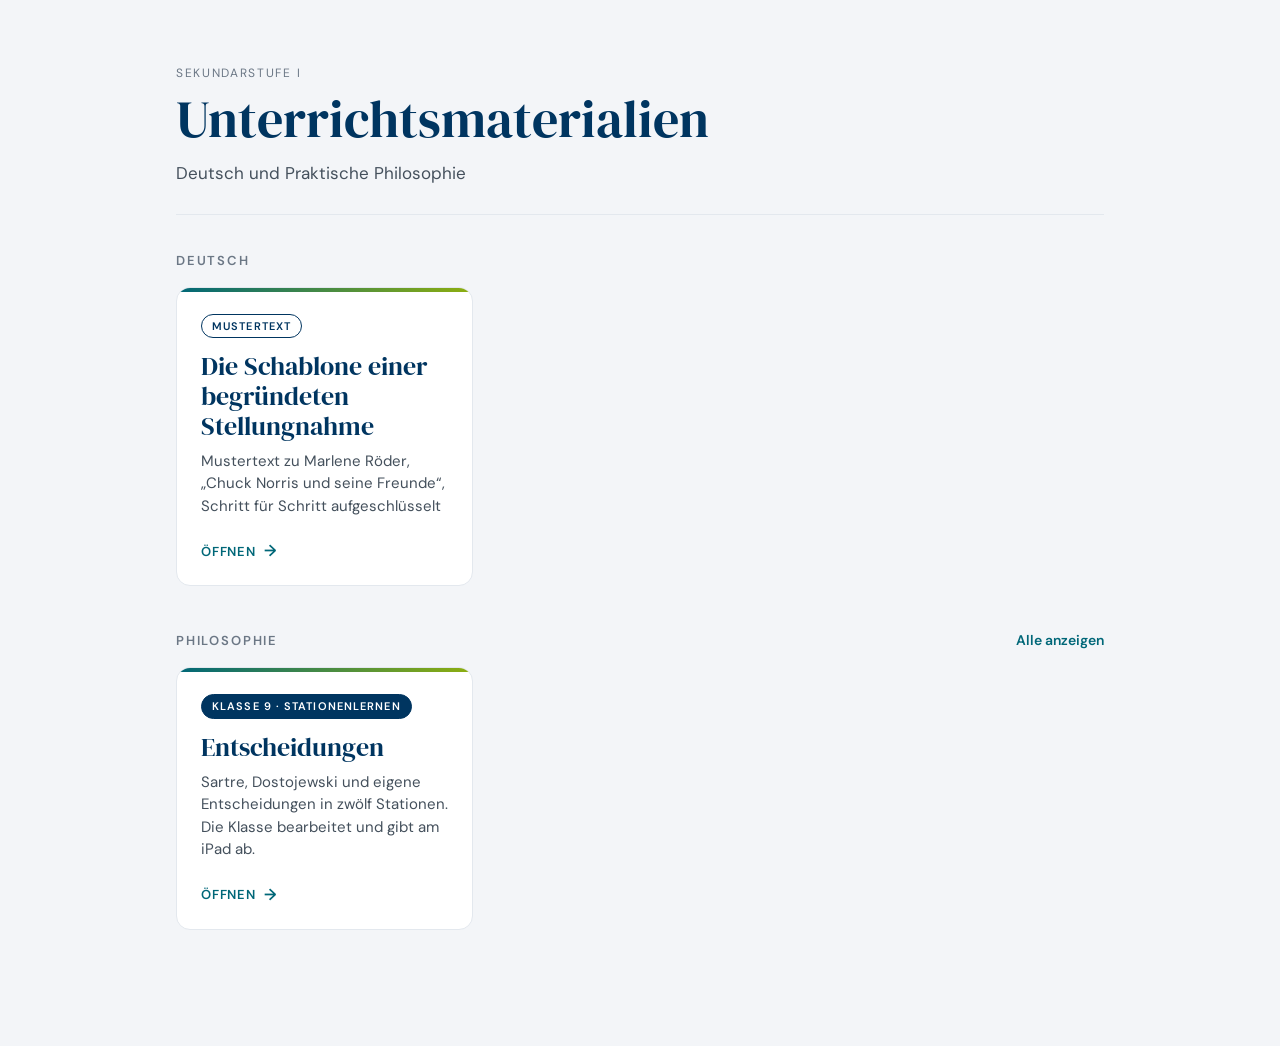
<file: index.html>
<!DOCTYPE html>
<html lang="de">
<head>
<meta charset="utf-8">
<meta name="viewport" content="width=device-width, initial-scale=1, viewport-fit=cover">
<title>Unterrichtsmaterialien</title>
<link rel="icon" href="data:image/svg+xml,%3Csvg xmlns='http://www.w3.org/2000/svg' viewBox='0 0 32 32'%3E%3Ccircle cx='16' cy='16' r='15' fill='%23003560'/%3E%3Cpath d='M9 22 L16 9 L23 22' stroke='%238dae10' stroke-width='3' fill='none' stroke-linecap='round' stroke-linejoin='round'/%3E%3C/svg%3E">
<link rel="stylesheet" href="assets/start.css">
</head>
<body>
<main class="seite">

  <header class="kopf">
    <p class="eyebrow">Sekundarstufe I</p>
    <h1 class="titel">Unterrichts&shy;materialien</h1>
    <p class="untertitel">Deutsch und Praktische Philosophie</p>
  </header>

  <section class="fach" aria-labelledby="fach-deutsch">
    <div class="fach-kopf"><h2 id="fach-deutsch">Deutsch</h2></div>
    <div class="raster">
      <a class="karte" href="deutsch/">
        <span class="marke">Mustertext</span>
        <h3>Die Schablone einer begründeten Stellungnahme</h3>
        <p>Mustertext zu Marlene Röder, „Chuck Norris und seine Freunde“, Schritt für Schritt aufgeschlüsselt</p>
        <span class="pfeil">Öffnen</span>
      </a>
    </div>
  </section>

  <section class="fach" aria-labelledby="fach-philosophie">
    <div class="fach-kopf"><h2 id="fach-philosophie">Philosophie</h2><a href="philosophie/">Alle anzeigen</a></div>
    <div class="raster">
      <a class="karte" href="philosophie/stationenlernen/">
        <span class="marke voll">Klasse 9 · Stationenlernen</span>
        <h3>Entscheidungen</h3>
        <p>Sartre, Dostojewski und eigene Entscheidungen in zwölf Stationen. Die Klasse bearbeitet und gibt am iPad ab.</p>
        <span class="pfeil">Öffnen</span>
      </a>
    </div>
  </section>

</main>
</body>
</html>
</file>
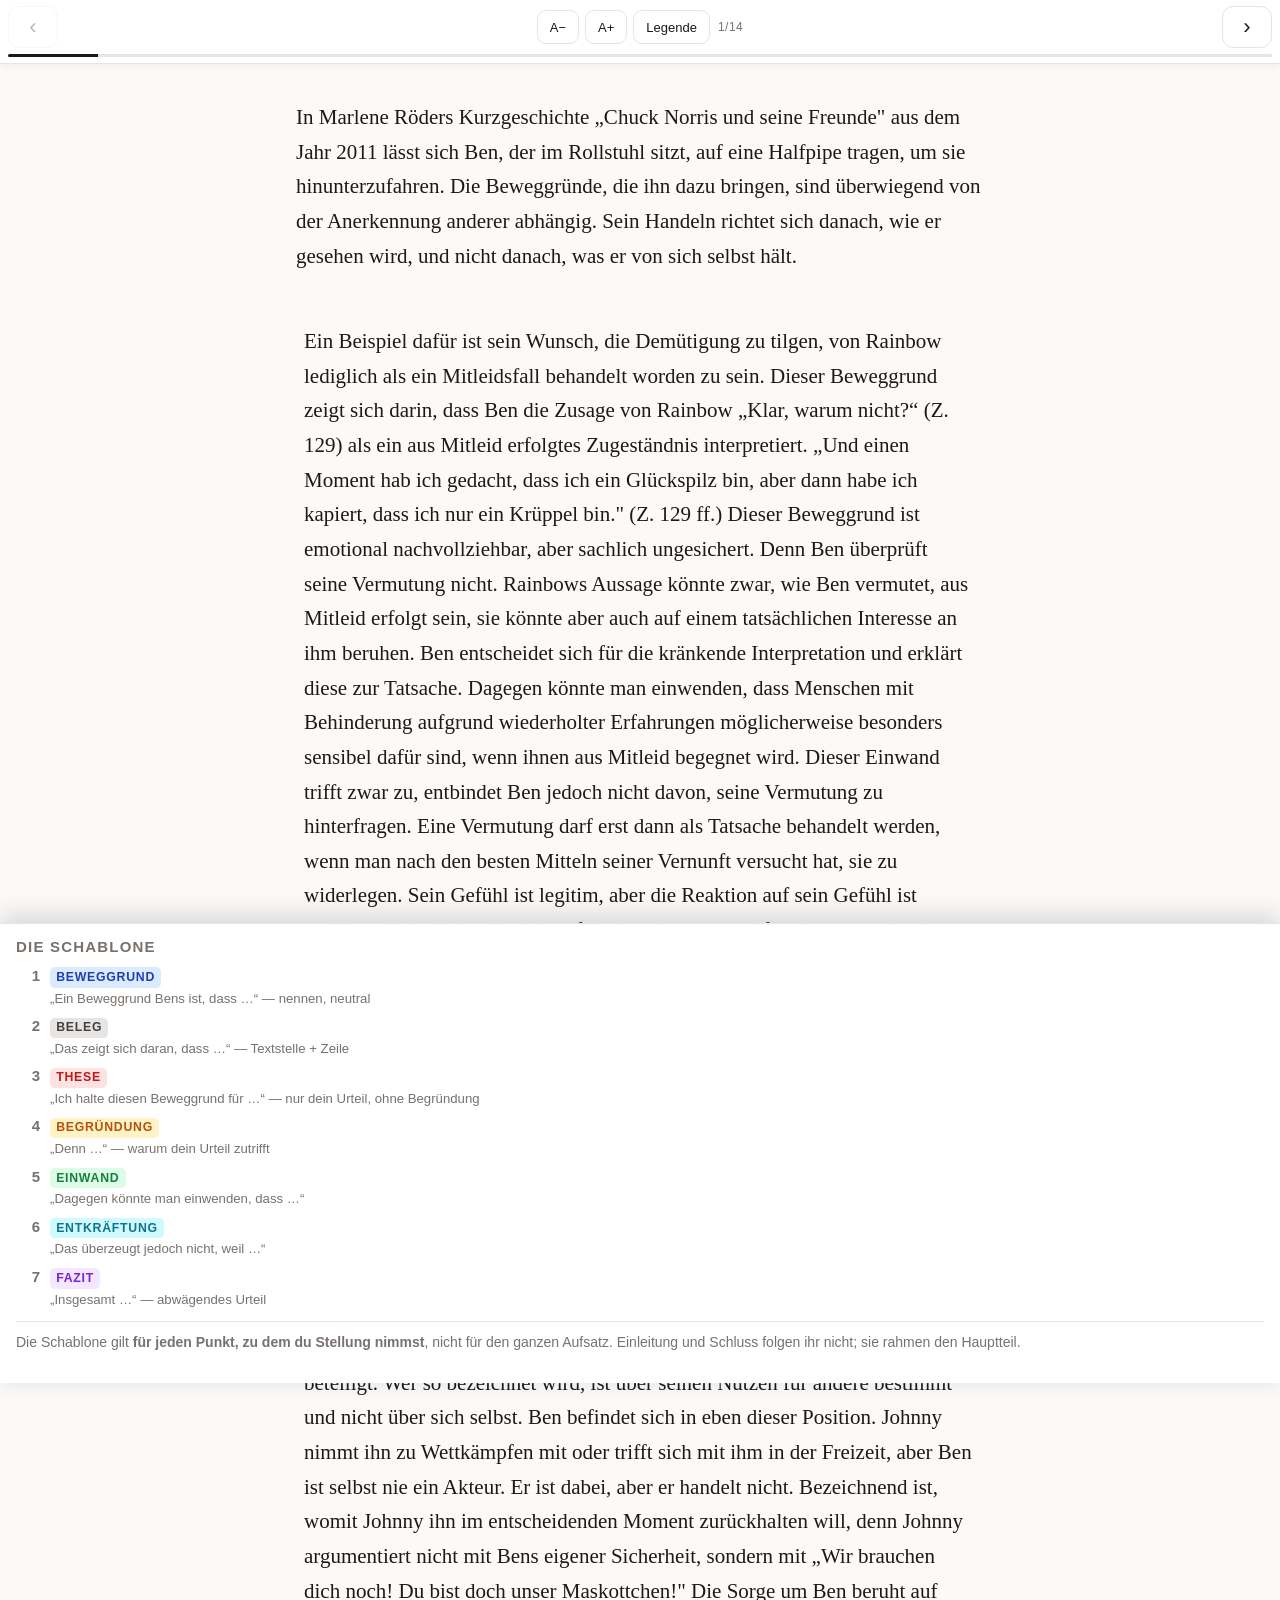
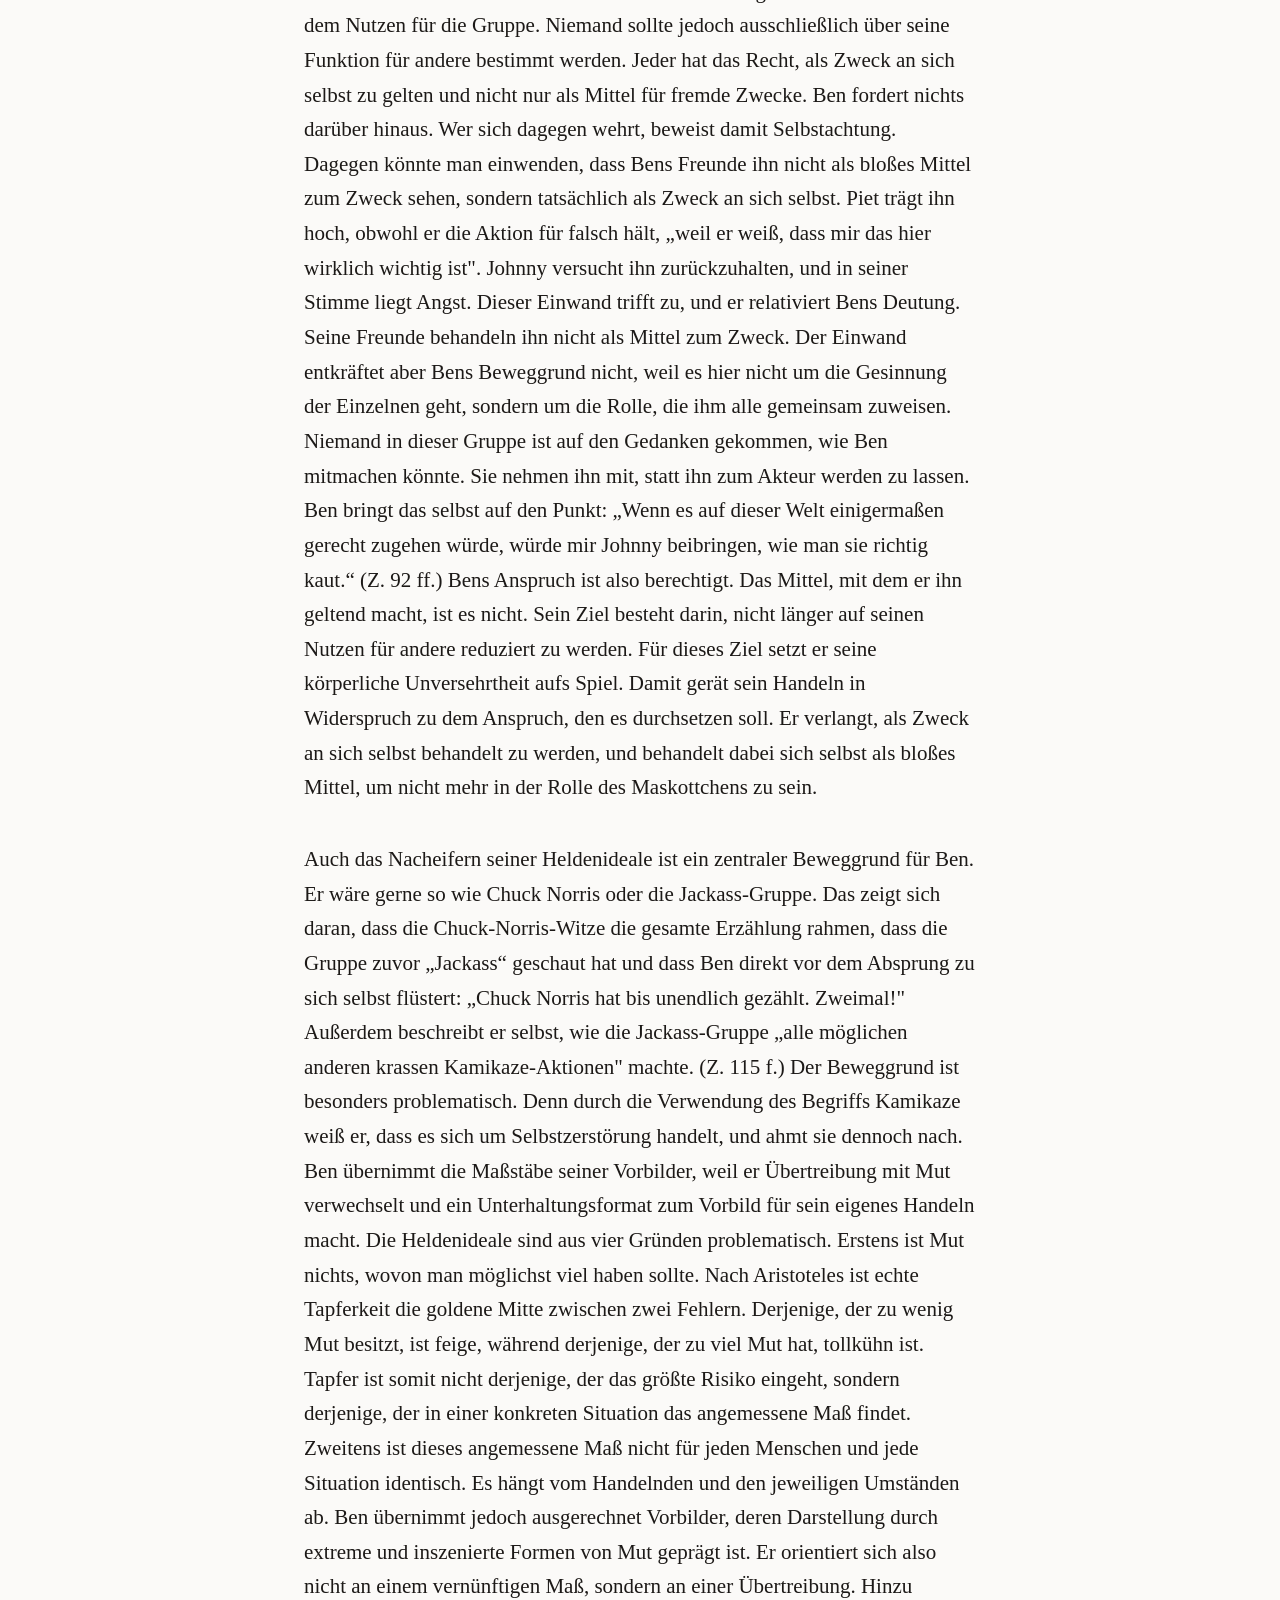
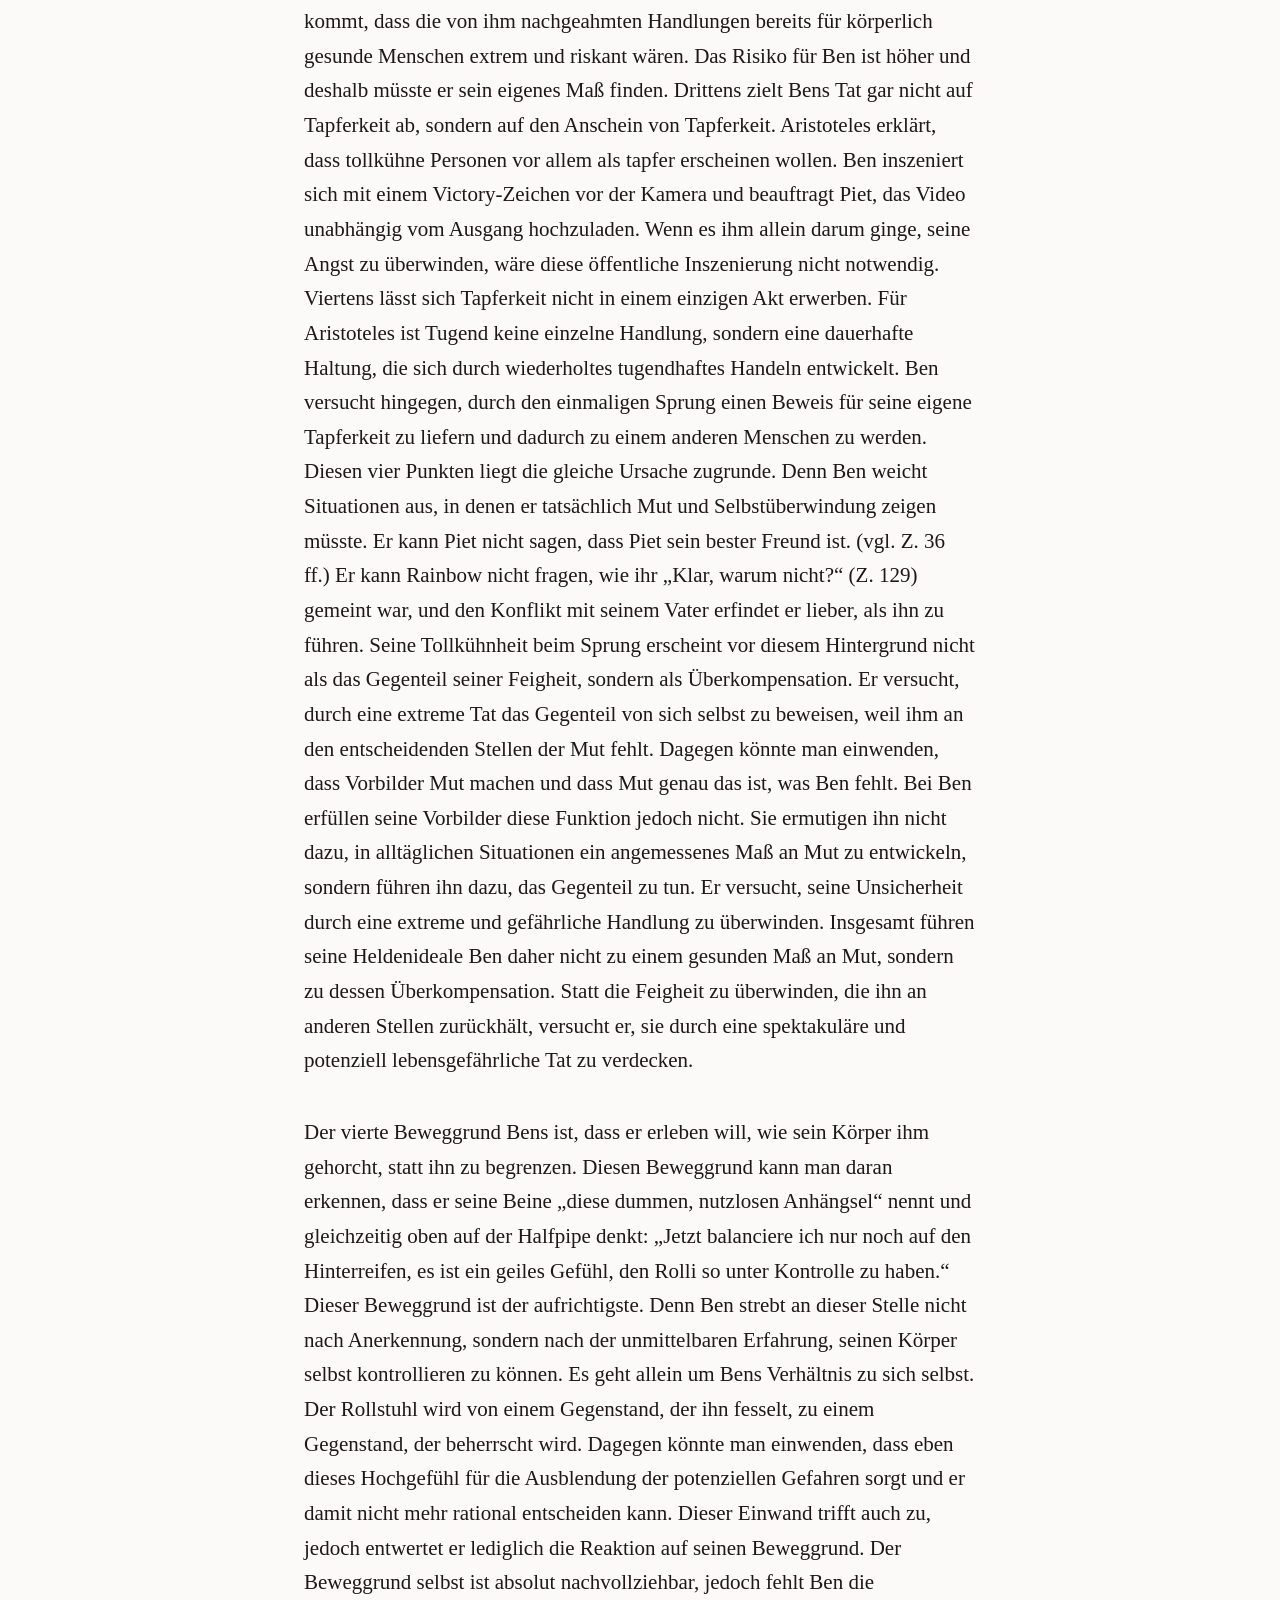
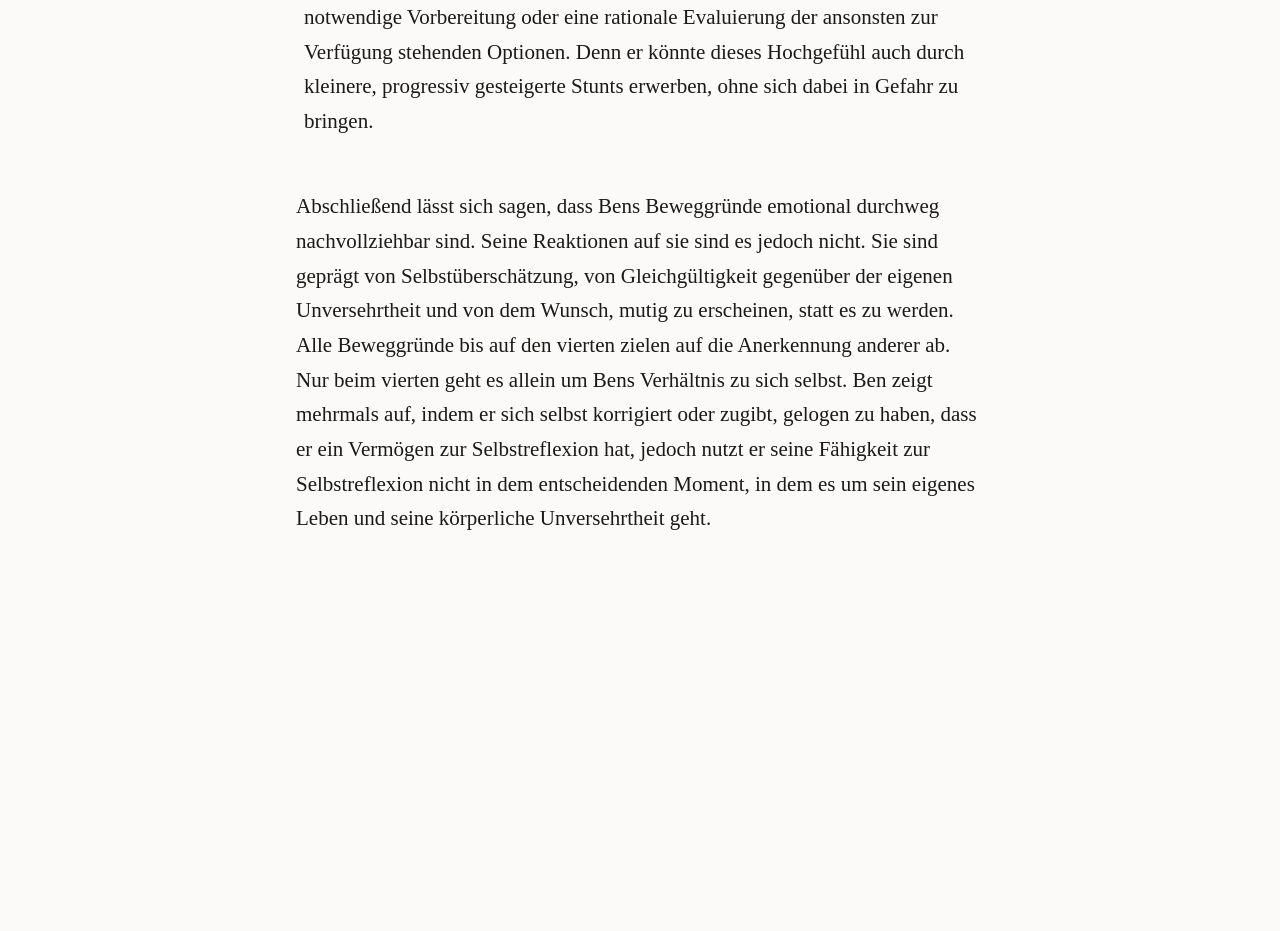
<file: deutsch/index.html>
<!DOCTYPE html>
<html lang="de">
<head>
<meta charset="utf-8">
<meta name="viewport" content="width=device-width, initial-scale=1, viewport-fit=cover">
<title>Die Schablone einer begründeten Stellungnahme</title>
<style>
:root{
  --bg:#fbfaf8; --fg:#1c1917; --muted:#78716c; --line:#e7e5e4; --card:#ffffff;
  --bar:#ffffff; --barfg:#1c1917;
  --beweggrund-bg:#dbeafe; --beweggrund-fg:#1e40af;
  --beleg-bg:#e7e5e4;      --beleg-fg:#44403c;
  --these-bg:#fee2e2;      --these-fg:#b91c1c;
  --begruendung-bg:#fef3c7;--begruendung-fg:#b45309;
  --einwand-bg:#dcfce7;    --einwand-fg:#15803d;
  --entkraeftung-bg:#cffafe;--entkraeftung-fg:#0e7490;
  --fazit-bg:#f3e8ff;      --fazit-fg:#7e22ce;
  --fs:19px;
}
@media (prefers-color-scheme: dark){
  :root:not([data-theme="light"]){
    --bg:#1c1917; --fg:#f5f5f4; --muted:#a8a29e; --line:#57534e; --card:#292524;
    --bar:#292524; --barfg:#f5f5f4;
    --beweggrund-bg:#1e3a8a;  --beweggrund-fg:#dbeafe;
    --beleg-bg:#57534e;       --beleg-fg:#f5f5f4;
    --these-bg:#7f1d1d;       --these-fg:#fee2e2;
    --begruendung-bg:#78350f; --begruendung-fg:#fef3c7;
    --einwand-bg:#14532d;     --einwand-fg:#dcfce7;
    --entkraeftung-bg:#164e63;--entkraeftung-fg:#cffafe;
    --fazit-bg:#581c87;       --fazit-fg:#f3e8ff;
  }
}
*{box-sizing:border-box}
html,body{margin:0;padding:0}
body{
  background:var(--bg); color:var(--fg);
  font-family:Georgia,"Iowan Old Style","Times New Roman",serif;
  -webkit-text-size-adjust:100%; overflow-x:hidden;
}
.ui{font-family:-apple-system,BlinkMacSystemFont,"Segoe UI",Roboto,sans-serif}

/* ---------- Leiste ---------- */
.bar{
  position:sticky; top:0; z-index:50;
  background:var(--bar); color:var(--barfg);
  border-bottom:1px solid var(--line);
  padding:calc(env(safe-area-inset-top) + 6px) 8px 6px;
  box-shadow:0 1px 8px rgba(0,0,0,.06);
}
.row{display:flex; align-items:center; gap:8px}
.nav{
  flex:0 0 auto; width:50px; height:42px; border-radius:11px;
  border:1px solid var(--line); background:var(--card); color:var(--barfg);
  font-size:22px; line-height:1; cursor:pointer; touch-action:manipulation;
  display:flex; align-items:center; justify-content:center;
}
.nav:active{transform:scale(.95)}
.nav:disabled{opacity:.3}
.count{font-size:12px; color:var(--muted); letter-spacing:.04em;
  white-space:nowrap; margin-left:2px; font-variant-numeric:tabular-nums}
.tools{flex:1 1 auto; min-width:0; display:flex; gap:6px;
  justify-content:center; align-items:center; flex-wrap:nowrap}
.tool{
  border:1px solid var(--line); background:var(--card); color:var(--barfg);
  border-radius:9px; height:34px; padding:0 12px; font-size:13px; cursor:pointer;
  touch-action:manipulation; white-space:nowrap;
}
.tool[aria-pressed="true"]{background:var(--fg); color:var(--bg); border-color:var(--fg)}
.progress{height:3px; background:var(--line); border-radius:2px; margin-top:6px; overflow:hidden}
.progress i{display:block; height:100%; background:var(--fg); transition:width .25s ease}

/* ---------- Text ---------- */
main{max-width:46em; margin:0 auto; padding:22px 16px 40vh}
p{font-size:var(--fs); line-height:1.65; margin:0 0 1em; hyphens:auto}
.lbl{
  display:none; font-family:-apple-system,BlinkMacSystemFont,"Segoe UI",Roboto,sans-serif;
  font-size:11px!important; font-weight:700; letter-spacing:.1em; text-transform:uppercase;
  color:var(--muted); margin:0 0 6px; line-height:1.3;
}
.part{margin:0 0 6px; padding:6px; border:2px dashed transparent; border-radius:12px;
  transition:border-color .2s, background .2s}
body.macro .part{border-color:var(--muted); background:rgba(120,113,108,.06); margin-bottom:14px}
body.macro .part>.lbl{display:block}
.part.hide{display:none}

.block{padding:6px; border:2px solid transparent; border-radius:12px;
  transition:border-color .2s, background .2s}
body.blocks .block{border-color:var(--line); background:var(--card); margin-bottom:14px}
body.blocks .block>.lbl{display:block}
.block.hide{display:none}
.block.focused{border:2px dashed var(--muted); background:var(--card); padding:16px 14px}
.block.focused>.lbl{display:block}

/* ---------- Rollen ---------- */
.r{border-radius:4px; transition:background-color .2s, color .2s;
   -webkit-box-decoration-break:clone; box-decoration-break:clone}
.r.on{padding:.12em .18em}
.r.on[data-role="beweggrund"]  {background:var(--beweggrund-bg);   color:var(--beweggrund-fg)}
.r.on[data-role="beleg"]       {background:var(--beleg-bg);        color:var(--beleg-fg)}
.r.on[data-role="these"]       {background:var(--these-bg);        color:var(--these-fg)}
.r.on[data-role="begruendung"] {background:var(--begruendung-bg);  color:var(--begruendung-fg)}
.r.on[data-role="einwand"]     {background:var(--einwand-bg);      color:var(--einwand-fg)}
.r.on[data-role="entkraeftung"]{background:var(--entkraeftung-bg); color:var(--entkraeftung-fg)}
.r.on[data-role="fazit"]       {background:var(--fazit-bg);        color:var(--fazit-fg)}
.r.on.lab::before{
  content:attr(data-label); display:inline-block; vertical-align:.1em;
  font-family:-apple-system,BlinkMacSystemFont,"Segoe UI",Roboto,sans-serif;
  font-size:.58em; font-weight:800; letter-spacing:.09em; text-transform:uppercase;
  padding:.18em .5em; margin-right:.45em; border-radius:99px;
  background:var(--card); color:inherit; border:1px solid currentColor;
  white-space:nowrap;
}

/* ---------- Panel ---------- */
.panel{
  position:fixed; left:0; right:0; bottom:0; z-index:60;
  background:var(--card); border-top:1px solid var(--line);
  box-shadow:0 -6px 24px rgba(0,0,0,.16);
  padding:14px 16px calc(env(safe-area-inset-bottom) + 16px);
  max-height:72vh; overflow:auto; transform:translateY(105%); transition:transform .28s ease;
}
.panel.open{transform:translateY(0)}
.panel h2{margin:0 0 10px; font-size:15px; letter-spacing:.08em; text-transform:uppercase; color:var(--muted);
  font-family:-apple-system,BlinkMacSystemFont,"Segoe UI",Roboto,sans-serif}
.leg{display:grid; gap:7px; margin:0; padding:0; list-style:none;
  font-family:-apple-system,BlinkMacSystemFont,"Segoe UI",Roboto,sans-serif; font-size:15px}
.leg li{display:grid; grid-template-columns:24px 1fr; gap:10px; align-items:start; line-height:1.4}
.leg .no{font-weight:800; color:var(--muted); text-align:right}
.leg b{display:inline-block; padding:.12em .5em; border-radius:5px; font-size:.82em;
  letter-spacing:.06em; text-transform:uppercase}
.leg small{display:block; color:var(--muted); font-size:.88em; margin-top:2px}
.k-beweggrund  {background:var(--beweggrund-bg);   color:var(--beweggrund-fg)}
.k-beleg       {background:var(--beleg-bg);        color:var(--beleg-fg)}
.k-these       {background:var(--these-bg);        color:var(--these-fg)}
.k-begruendung {background:var(--begruendung-bg);  color:var(--begruendung-fg)}
.k-einwand     {background:var(--einwand-bg);      color:var(--einwand-fg)}
.k-entkraeftung{background:var(--entkraeftung-bg); color:var(--entkraeftung-fg)}
.k-fazit       {background:var(--fazit-bg);        color:var(--fazit-fg)}
.note{margin-top:12px; padding-top:10px; border-top:1px solid var(--line);
  font-family:-apple-system,BlinkMacSystemFont,"Segoe UI",Roboto,sans-serif;
  font-size:14px; color:var(--muted); line-height:1.5}
@media (min-width:700px){ :root{--fs:21px} main{padding-top:28px} }
@media print{ .bar,.panel{display:none} .hide{display:block!important} }
</style>
</head>
<body>

<header class="bar ui">
  <div class="row">
    <button class="nav" id="prev" aria-label="Zurück">‹</button>
    <div class="tools">
      <button class="tool" id="fsm" aria-label="Schrift kleiner">A−</button>
      <button class="tool" id="fsp" aria-label="Schrift größer">A+</button>
      <button class="tool" id="legbtn" aria-pressed="false">Legende</button>
      <span class="count"><span id="cur">1</span>/<span id="tot">14</span></span>
    </div>
    <button class="nav" id="next" aria-label="Weiter">›</button>
  </div>
  <div class="progress"><i id="bar"></i></div>
</header>

<main id="doc">

<section class="part" data-part="einleitung">
  <p class="lbl">Einleitung</p>
  <p>In Marlene Röders Kurzgeschichte „Chuck Norris und seine Freunde&quot; aus dem Jahr 2011 lässt sich Ben, der im Rollstuhl sitzt, auf eine Halfpipe tragen, um sie hinunterzufahren. Die Beweggründe, die ihn dazu bringen, sind überwiegend von der Anerkennung anderer abhängig. Sein Handeln richtet sich danach, wie er gesehen wird, und nicht danach, was er von sich selbst hält.</p>
</section>

<section class="part" data-part="hauptteil">
  <p class="lbl">Hauptteil</p>

  <article class="block" data-block="1">
    <p class="lbl">Beweggrund 1 — Rainbows Zusage</p>
    <p><span class="r" data-role="beweggrund" data-label="Beweggrund">Ein Beispiel dafür ist sein Wunsch, die Demütigung zu tilgen, von Rainbow lediglich als ein Mitleidsfall behandelt worden zu sein.</span> <span class="r" data-role="beleg" data-label="Beleg">Dieser Beweggrund zeigt sich darin, dass Ben die Zusage von Rainbow „Klar, warum nicht?“ (Z. 129) als ein aus Mitleid erfolgtes Zugeständnis interpretiert. „Und einen Moment hab ich gedacht, dass ich ein Glückspilz bin, aber dann habe ich kapiert, dass ich nur ein Krüppel bin.&quot; (Z. 129 ff.)</span> <span class="r" data-role="these" data-label="These">Dieser Beweggrund ist emotional nachvollziehbar, aber sachlich ungesichert.</span> <span class="r" data-role="begruendung" data-label="Begründung">Denn Ben überprüft seine Vermutung nicht. Rainbows Aussage könnte zwar, wie Ben vermutet, aus Mitleid erfolgt sein, sie könnte aber auch auf einem tatsächlichen Interesse an ihm beruhen. Ben entscheidet sich für die kränkende Interpretation und erklärt diese zur Tatsache.</span> <span class="r" data-role="einwand" data-label="Einwand">Dagegen könnte man einwenden, dass Menschen mit Behinderung aufgrund wiederholter Erfahrungen möglicherweise besonders sensibel dafür sind, wenn ihnen aus Mitleid begegnet wird.</span> <span class="r" data-role="entkraeftung" data-label="Entkräftung">Dieser Einwand trifft zwar zu, entbindet Ben jedoch nicht davon, seine Vermutung zu hinterfragen. Eine Vermutung darf erst dann als Tatsache behandelt werden, wenn man nach den besten Mitteln seiner Vernunft versucht hat, sie zu widerlegen.</span> <span class="r" data-role="fazit" data-label="Fazit">Sein Gefühl ist legitim, aber die Reaktion auf sein Gefühl ist problematisch. Er begibt sich auf Basis seiner ungeprüften Interpretation in eine lebensgefährliche Situation. Damit steht die Gefahr, in die er sich begibt, in keinem angemessenen Verhältnis zu der Gewissheit, mit der er seine eigene Interpretation als Tatsache behandelt.</span></p>
  </article>

  <article class="block" data-block="2">
    <p class="lbl">Beweggrund 2 — Die Maskottchen-Rolle</p>
    <p><span class="r" data-role="beweggrund" data-label="Beweggrund">Ein weiterer Beweggrund Bens ist, dass er nicht länger als Maskottchen seiner Freundesgruppe verstanden werden will.</span> <span class="r" data-role="beleg" data-label="Beleg">Das zeigt sich an der Stelle, an der Johnny ihm zuruft: „Du bist doch unser Maskottchen!&quot;, und Ben für sich antwortet: „Aber ich hab keinen Bock, den Rest meines Lebens bloß das Scheißmaskottchen von anderen Leuten zu sein.&quot;</span> <span class="r" data-role="these" data-label="These">Diesem Beweggrund liegt ein berechtigter Anspruch zugrunde.</span> <span class="r" data-role="begruendung" data-label="Begründung">Denn Ben verlangt hier nichts anderes als das, was jedem Menschen zusteht. „Maskottchen&quot; ist ein Funktionsbegriff. Es soll der Gruppe Glück bringen und begleitet sie, ist aber am Geschehen selbst nicht beteiligt. Wer so bezeichnet wird, ist über seinen Nutzen für andere bestimmt und nicht über sich selbst. Ben befindet sich in eben dieser Position. Johnny nimmt ihn zu Wettkämpfen mit oder trifft sich mit ihm in der Freizeit, aber Ben ist selbst nie ein Akteur. Er ist dabei, aber er handelt nicht. Bezeichnend ist, womit Johnny ihn im entscheidenden Moment zurückhalten will, denn Johnny argumentiert nicht mit Bens eigener Sicherheit, sondern mit „Wir brauchen dich noch! Du bist doch unser Maskottchen!&quot; Die Sorge um Ben beruht auf dem Nutzen für die Gruppe. Niemand sollte jedoch ausschließlich über seine Funktion für andere bestimmt werden. Jeder hat das Recht, als Zweck an sich selbst zu gelten und nicht nur als Mittel für fremde Zwecke. Ben fordert nichts darüber hinaus. Wer sich dagegen wehrt, beweist damit Selbstachtung.</span> <span class="r" data-role="einwand" data-label="Einwand">Dagegen könnte man einwenden, dass Bens Freunde ihn nicht als bloßes Mittel zum Zweck sehen, sondern tatsächlich als Zweck an sich selbst. Piet trägt ihn hoch, obwohl er die Aktion für falsch hält, „weil er weiß, dass mir das hier wirklich wichtig ist&quot;. Johnny versucht ihn zurückzuhalten, und in seiner Stimme liegt Angst.</span> <span class="r" data-role="entkraeftung" data-label="Entkräftung">Dieser Einwand trifft zu, und er relativiert Bens Deutung. Seine Freunde behandeln ihn nicht als Mittel zum Zweck. Der Einwand entkräftet aber Bens Beweggrund nicht, weil es hier nicht um die Gesinnung der Einzelnen geht, sondern um die Rolle, die ihm alle gemeinsam zuweisen. Niemand in dieser Gruppe ist auf den Gedanken gekommen, wie Ben mitmachen könnte. Sie nehmen ihn mit, statt ihn zum Akteur werden zu lassen. Ben bringt das selbst auf den Punkt: „Wenn es auf dieser Welt einigermaßen gerecht zugehen würde, würde mir Johnny beibringen, wie man sie richtig kaut.“ (Z. 92 ff.)</span> <span class="r" data-role="fazit" data-label="Fazit">Bens Anspruch ist also berechtigt. Das Mittel, mit dem er ihn geltend macht, ist es nicht. Sein Ziel besteht darin, nicht länger auf seinen Nutzen für andere reduziert zu werden. Für dieses Ziel setzt er seine körperliche Unversehrtheit aufs Spiel. Damit gerät sein Handeln in Widerspruch zu dem Anspruch, den es durchsetzen soll. Er verlangt, als Zweck an sich selbst behandelt zu werden, und behandelt dabei sich selbst als bloßes Mittel, um nicht mehr in der Rolle des Maskottchens zu sein.</span></p>
  </article>

  <article class="block" data-block="3">
    <p class="lbl">Beweggrund 3 — Die Heldenideale</p>
    <p><span class="r" data-role="beweggrund" data-label="Beweggrund">Auch das Nacheifern seiner Heldenideale ist ein zentraler Beweggrund für Ben. Er wäre gerne so wie Chuck Norris oder die Jackass-Gruppe.</span> <span class="r" data-role="beleg" data-label="Beleg">Das zeigt sich daran, dass die Chuck-Norris-Witze die gesamte Erzählung rahmen, dass die Gruppe zuvor „Jackass“ geschaut hat und dass Ben direkt vor dem Absprung zu sich selbst flüstert: „Chuck Norris hat bis unendlich gezählt. Zweimal!&quot; Außerdem beschreibt er selbst, wie die Jackass-Gruppe „alle möglichen anderen krassen Kamikaze-Aktionen&quot; machte. (Z. 115 f.)</span> <span class="r" data-role="these" data-label="These">Der Beweggrund ist besonders problematisch.</span> <span class="r" data-role="begruendung" data-label="Begründung">Denn durch die Verwendung des Begriffs Kamikaze weiß er, dass es sich um Selbstzerstörung handelt, und ahmt sie dennoch nach. Ben übernimmt die Maßstäbe seiner Vorbilder, weil er Übertreibung mit Mut verwechselt und ein Unterhaltungsformat zum Vorbild für sein eigenes Handeln macht. Die Heldenideale sind aus vier Gründen problematisch. Erstens ist Mut nichts, wovon man möglichst viel haben sollte. Nach Aristoteles ist echte Tapferkeit die goldene Mitte zwischen zwei Fehlern. Derjenige, der zu wenig Mut besitzt, ist feige, während derjenige, der zu viel Mut hat, tollkühn ist. Tapfer ist somit nicht derjenige, der das größte Risiko eingeht, sondern derjenige, der in einer konkreten Situation das angemessene Maß findet. Zweitens ist dieses angemessene Maß nicht für jeden Menschen und jede Situation identisch. Es hängt vom Handelnden und den jeweiligen Umständen ab. Ben übernimmt jedoch ausgerechnet Vorbilder, deren Darstellung durch extreme und inszenierte Formen von Mut geprägt ist. Er orientiert sich also nicht an einem vernünftigen Maß, sondern an einer Übertreibung. Hinzu kommt, dass die von ihm nachgeahmten Handlungen bereits für körperlich gesunde Menschen extrem und riskant wären. Das Risiko für Ben ist höher und deshalb müsste er sein eigenes Maß finden. Drittens zielt Bens Tat gar nicht auf Tapferkeit ab, sondern auf den Anschein von Tapferkeit. Aristoteles erklärt, dass tollkühne Personen vor allem als tapfer erscheinen wollen. Ben inszeniert sich mit einem Victory-Zeichen vor der Kamera und beauftragt Piet, das Video unabhängig vom Ausgang hochzuladen. Wenn es ihm allein darum ginge, seine Angst zu überwinden, wäre diese öffentliche Inszenierung nicht notwendig. Viertens lässt sich Tapferkeit nicht in einem einzigen Akt erwerben. Für Aristoteles ist Tugend keine einzelne Handlung, sondern eine dauerhafte Haltung, die sich durch wiederholtes tugendhaftes Handeln entwickelt. Ben versucht hingegen, durch den einmaligen Sprung einen Beweis für seine eigene Tapferkeit zu liefern und dadurch zu einem anderen Menschen zu werden. Diesen vier Punkten liegt die gleiche Ursache zugrunde. Denn Ben weicht Situationen aus, in denen er tatsächlich Mut und Selbstüberwindung zeigen müsste. Er kann Piet nicht sagen, dass Piet sein bester Freund ist. (vgl. Z. 36 ff.) Er kann Rainbow nicht fragen, wie ihr „Klar, warum nicht?“ (Z. 129) gemeint war, und den Konflikt mit seinem Vater erfindet er lieber, als ihn zu führen. Seine Tollkühnheit beim Sprung erscheint vor diesem Hintergrund nicht als das Gegenteil seiner Feigheit, sondern als Überkompensation. Er versucht, durch eine extreme Tat das Gegenteil von sich selbst zu beweisen, weil ihm an den entscheidenden Stellen der Mut fehlt.</span> <span class="r" data-role="einwand" data-label="Einwand">Dagegen könnte man einwenden, dass Vorbilder Mut machen und dass Mut genau das ist, was Ben fehlt.</span> <span class="r" data-role="entkraeftung" data-label="Entkräftung">Bei Ben erfüllen seine Vorbilder diese Funktion jedoch nicht. Sie ermutigen ihn nicht dazu, in alltäglichen Situationen ein angemessenes Maß an Mut zu entwickeln, sondern führen ihn dazu, das Gegenteil zu tun. Er versucht, seine Unsicherheit durch eine extreme und gefährliche Handlung zu überwinden.</span> <span class="r" data-role="fazit" data-label="Fazit">Insgesamt führen seine Heldenideale Ben daher nicht zu einem gesunden Maß an Mut, sondern zu dessen Überkompensation. Statt die Feigheit zu überwinden, die ihn an anderen Stellen zurückhält, versucht er, sie durch eine spektakuläre und potenziell lebensgefährliche Tat zu verdecken.</span></p>
  </article>

  <article class="block" data-block="4">
    <p class="lbl">Beweggrund 4 — Kontrolle über den eigenen Körper</p>
    <p><span class="r" data-role="beweggrund" data-label="Beweggrund">Der vierte Beweggrund Bens ist, dass er erleben will, wie sein Körper ihm gehorcht, statt ihn zu begrenzen.</span> <span class="r" data-role="beleg" data-label="Beleg">Diesen Beweggrund kann man daran erkennen, dass er seine Beine „diese dummen, nutzlosen Anhängsel“ nennt und gleichzeitig oben auf der Halfpipe denkt: „Jetzt balanciere ich nur noch auf den Hinterreifen, es ist ein geiles Gefühl, den Rolli so unter Kontrolle zu haben.“</span> <span class="r" data-role="these" data-label="These">Dieser Beweggrund ist der aufrichtigste.</span> <span class="r" data-role="begruendung" data-label="Begründung">Denn Ben strebt an dieser Stelle nicht nach Anerkennung, sondern nach der unmittelbaren Erfahrung, seinen Körper selbst kontrollieren zu können. Es geht allein um Bens Verhältnis zu sich selbst. Der Rollstuhl wird von einem Gegenstand, der ihn fesselt, zu einem Gegenstand, der beherrscht wird.</span> <span class="r" data-role="einwand" data-label="Einwand">Dagegen könnte man einwenden, dass eben dieses Hochgefühl für die Ausblendung der potenziellen Gefahren sorgt und er damit nicht mehr rational entscheiden kann.</span> <span class="r" data-role="entkraeftung" data-label="Entkräftung">Dieser Einwand trifft auch zu, jedoch entwertet er lediglich die Reaktion auf seinen Beweggrund.</span> <span class="r" data-role="fazit" data-label="Fazit">Der Beweggrund selbst ist absolut nachvollziehbar, jedoch fehlt Ben die notwendige Vorbereitung oder eine rationale Evaluierung der ansonsten zur Verfügung stehenden Optionen. Denn er könnte dieses Hochgefühl auch durch kleinere, progressiv gesteigerte Stunts erwerben, ohne sich dabei in Gefahr zu bringen.</span></p>
  </article>
</section>

<section class="part" data-part="schluss">
  <p class="lbl">Schluss</p>
  <p>Abschließend lässt sich sagen, dass Bens Beweggründe emotional durchweg nachvollziehbar sind. Seine Reaktionen auf sie sind es jedoch nicht. Sie sind geprägt von Selbstüberschätzung, von Gleichgültigkeit gegenüber der eigenen Unversehrtheit und von dem Wunsch, mutig zu erscheinen, statt es zu werden. Alle Beweggründe bis auf den vierten zielen auf die Anerkennung anderer ab. Nur beim vierten geht es allein um Bens Verhältnis zu sich selbst. Ben zeigt mehrmals auf, indem er sich selbst korrigiert oder zugibt, gelogen zu haben, dass er ein Vermögen zur Selbstreflexion hat, jedoch nutzt er seine Fähigkeit zur Selbstreflexion nicht in dem entscheidenden Moment, in dem es um sein eigenes Leben und seine körperliche Unversehrtheit geht.</p>
</section>

</main>

<div class="panel ui" id="panel">
  <h2>Die Schablone</h2>
  <ol class="leg">
    <li><span class="no">1</span><div><b class="k-beweggrund">Beweggrund</b><small>„Ein Beweggrund Bens ist, dass …“ — nennen, neutral</small></div></li>
    <li><span class="no">2</span><div><b class="k-beleg">Beleg</b><small>„Das zeigt sich daran, dass …“ — Textstelle + Zeile</small></div></li>
    <li><span class="no">3</span><div><b class="k-these">These</b><small>„Ich halte diesen Beweggrund für …“ — nur dein Urteil, ohne Begründung</small></div></li>
    <li><span class="no">4</span><div><b class="k-begruendung">Begründung</b><small>„Denn …“ — warum dein Urteil zutrifft</small></div></li>
    <li><span class="no">5</span><div><b class="k-einwand">Einwand</b><small>„Dagegen könnte man einwenden, dass …“</small></div></li>
    <li><span class="no">6</span><div><b class="k-entkraeftung">Entkräftung</b><small>„Das überzeugt jedoch nicht, weil …“</small></div></li>
    <li><span class="no">7</span><div><b class="k-fazit">Fazit</b><small>„Insgesamt …“ — abwägendes Urteil</small></div></li>
  </ol>
  <p class="note">Die Schablone gilt <strong>für jeden Punkt, zu dem du Stellung nimmst</strong>, nicht für den ganzen Aufsatz. Einleitung und Schluss folgen ihr nicht; sie rahmen den Hauptteil.</p>
</div>

<script>
(function(){
  var ROLES=["beweggrund","beleg","these","begruendung","einwand","entkraeftung","fazit"];
  var S=[
    {cap:"Der Text",                                        mode:"plain"},
    {cap:"Makrostruktur: Einleitung — Hauptteil — Schluss",  mode:"macro"},
    {cap:"Der Hauptteil: vier Beweggründe",                  mode:"blocks"},
    {cap:"Wir sehen uns den ersten genauer an",              mode:"focus", block:1, roles:0},
    {cap:"1 — Beweggrund: Was will Ben?",                    mode:"focus", block:1, roles:1, lab:1},
    {cap:"2 — Beleg: Woran sieht man das?",                  mode:"focus", block:1, roles:2, lab:1},
    {cap:"3 — These: Was halte ich davon?",                  mode:"focus", block:1, roles:3, lab:1},
    {cap:"4 — Begründung: Warum finde ich das?",             mode:"focus", block:1, roles:4, lab:1},
    {cap:"5 — Einwand: Was sagt die Gegenseite?",            mode:"focus", block:1, roles:5, lab:1},
    {cap:"6 — Entkräftung: Warum überzeugt das nicht?",      mode:"focus", block:1, roles:6, lab:1},
    {cap:"7 — Fazit: Wie lautet mein Urteil?",               mode:"focus", block:1, roles:7, lab:1},
    {cap:"Sieben Schritte — immer in dieser Reihenfolge",    mode:"focus", block:1, roles:7, lab:1, panel:1},
    {cap:"Dasselbe Gerüst, viermal — nur der Inhalt wechselt", mode:"all"},
    {cap:"Abschreiben — das gilt für jedes Fach",            mode:"plain", panel:1}
  ];
  var i=0, prevKey=null, body=document.body;
  var cur=document.getElementById("cur"),
      tot=document.getElementById("tot"), bar=document.getElementById("bar"),
      panel=document.getElementById("panel"), legbtn=document.getElementById("legbtn"),
      prev=document.getElementById("prev"), next=document.getElementById("next");
  var blocks=[].slice.call(document.querySelectorAll(".block"));
  var parts=[].slice.call(document.querySelectorAll(".part"));
  var spans=[].slice.call(document.querySelectorAll(".r"));
  tot.textContent=S.length;
  var manualPanel=false;

  function render(scroll){
    var s=S[i], lastNew=null;
    body.className="";
    parts.forEach(function(p){p.classList.remove("hide")});
    blocks.forEach(function(b){b.classList.remove("hide","focused")});
    spans.forEach(function(x){x.classList.remove("on","lab")});

    if(s.mode==="macro") body.classList.add("macro");
    if(s.mode==="blocks"||s.mode==="all") body.classList.add("blocks");

    if(s.mode==="focus"){
      parts.forEach(function(p){ if(p.dataset.part!=="hauptteil") p.classList.add("hide"); });
      blocks.forEach(function(b){
        if(+b.dataset.block===s.block) b.classList.add("focused"); else b.classList.add("hide");
      });
      for(var k=0;k<(s.roles||0);k++){
        var sel='.block[data-block="'+s.block+'"] .r[data-role="'+ROLES[k]+'"]';
        var els=[].slice.call(document.querySelectorAll(sel));
        els.forEach(function(x){ x.classList.add("on"); if(s.lab) x.classList.add("lab"); });
        if(k===s.roles-1) lastNew=els[0];
      }
    }
    if(s.mode==="all") spans.forEach(function(x){x.classList.add("on")});

    cur.textContent=i+1;
    bar.style.width=((i+1)/S.length*100)+"%";
    prev.disabled=(i===0); next.disabled=(i===S.length-1);
    if(!manualPanel) setPanel(!!s.panel);

    var key=s.mode+"|"+(s.block||"");
    if(scroll!==false){
      if(key!==prevKey){
        window.scrollTo({top:0,behavior:"smooth"});
      }else if(lastNew){
        var box=lastNew.getBoundingClientRect();
        var topEdge=document.querySelector(".bar").offsetHeight+12;
        if(box.top<topEdge||box.top>window.innerHeight-60)
          lastNew.scrollIntoView({behavior:"smooth",block:"center"});
      }
    }
    prevKey=key;
  }
  function setPanel(open){
    panel.classList.toggle("open",open);
    legbtn.setAttribute("aria-pressed",open?"true":"false");
  }
  function go(d){ var n=i+d; if(n<0||n>=S.length) return; i=n; manualPanel=false; render(); }

  prev.onclick=function(){go(-1)}; next.onclick=function(){go(1)};
  legbtn.onclick=function(){ manualPanel=true; setPanel(!panel.classList.contains("open")); };

  document.addEventListener("keydown",function(e){
    if(e.key==="ArrowRight"||e.key===" "||e.key==="PageDown"){e.preventDefault();go(1)}
    if(e.key==="ArrowLeft"||e.key==="PageUp"){e.preventDefault();go(-1)}
    if(e.key==="Escape"){manualPanel=true;setPanel(false)}
  });

  var x0=null,y0=null;
  document.addEventListener("touchstart",function(e){
    if(e.touches.length!==1)return; x0=e.touches[0].clientX; y0=e.touches[0].clientY;
  },{passive:true});
  document.addEventListener("touchend",function(e){
    if(x0===null)return;
    var dx=e.changedTouches[0].clientX-x0, dy=e.changedTouches[0].clientY-y0;
    if(Math.abs(dx)>70&&Math.abs(dx)>Math.abs(dy)*2) go(dx<0?1:-1);
    x0=y0=null;
  },{passive:true});

  var fs=19;
  function setFs(v){ fs=Math.max(14,Math.min(34,v)); document.documentElement.style.setProperty("--fs",fs+"px"); }
  document.getElementById("fsm").onclick=function(){setFs(fs-1)};
  document.getElementById("fsp").onclick=function(){setFs(fs+1)};

  render(false);
})();
</script>
</body>
</html>
</file>
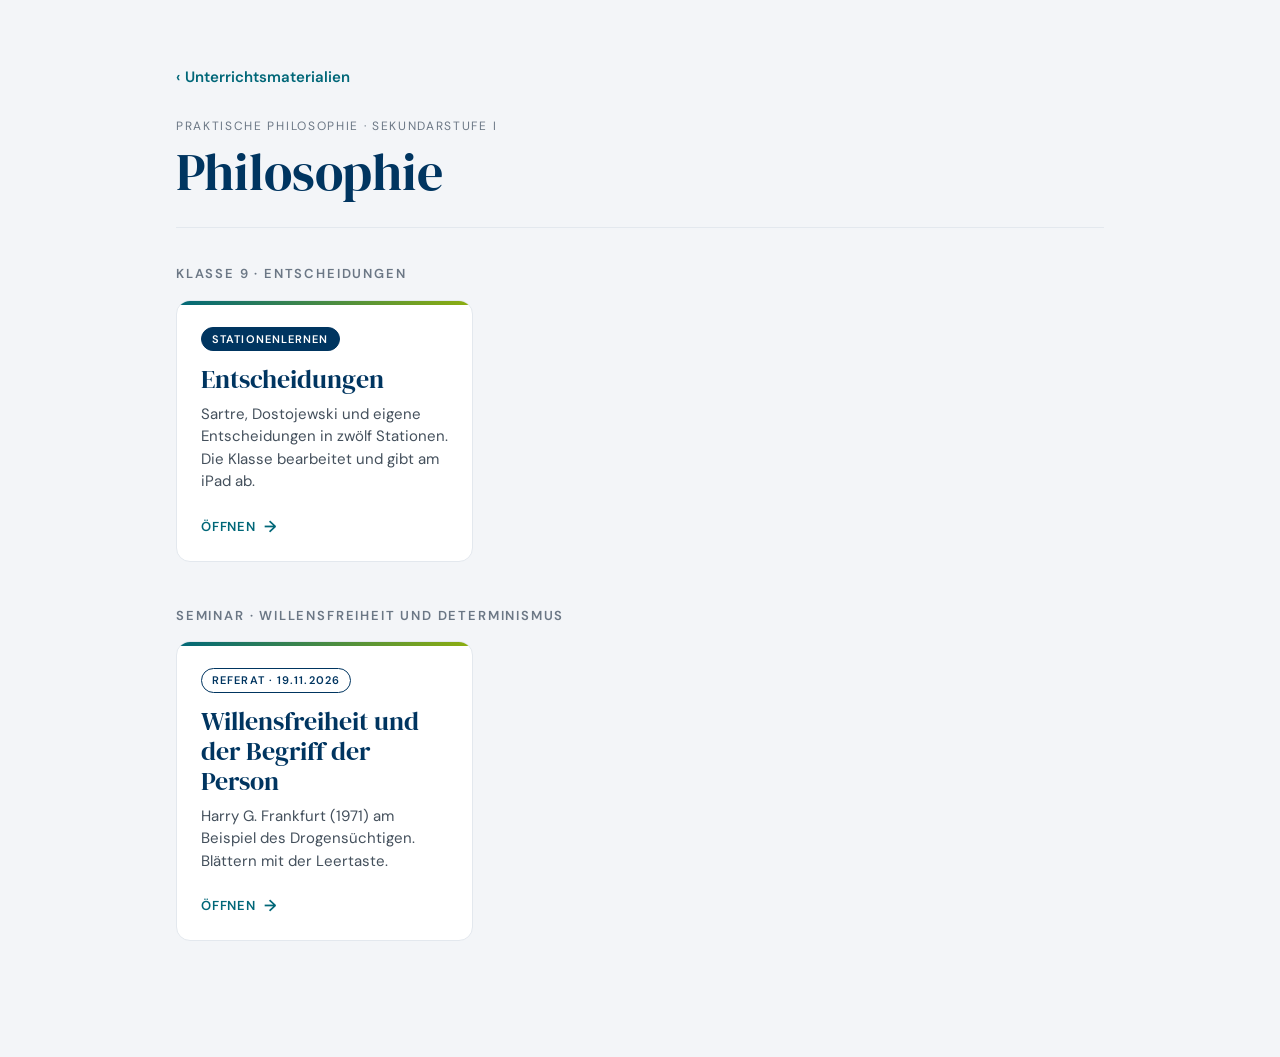
<file: philosophie/index.html>
<!DOCTYPE html>
<html lang="de">
<head>
<meta charset="utf-8">
<meta name="viewport" content="width=device-width, initial-scale=1, viewport-fit=cover">
<title>Philosophie · Unterrichtsmaterialien</title>
<link rel="icon" href="data:image/svg+xml,%3Csvg xmlns='http://www.w3.org/2000/svg' viewBox='0 0 32 32'%3E%3Ccircle cx='16' cy='16' r='15' fill='%23003560'/%3E%3Cpath d='M9 22 L16 9 L23 22' stroke='%238dae10' stroke-width='3' fill='none' stroke-linecap='round' stroke-linejoin='round'/%3E%3C/svg%3E">
<link rel="stylesheet" href="../assets/start.css">
</head>
<body>
<main class="seite">

  <a class="zurueck" href="../">‹ Unterrichtsmaterialien</a>

  <header class="kopf">
    <p class="eyebrow">Praktische Philosophie · Sekundarstufe I</p>
    <h1 class="titel">Philosophie</h1>
  </header>

  <section class="fach" aria-labelledby="kl9">
    <div class="fach-kopf"><h2 id="kl9">Klasse 9 · Entscheidungen</h2></div>
    <div class="raster">
      <a class="karte" href="stationenlernen/">
        <span class="marke voll">Stationenlernen</span>
        <h3>Entscheidungen</h3>
        <p>Sartre, Dostojewski und eigene Entscheidungen in zwölf Stationen. Die Klasse bearbeitet und gibt am iPad ab.</p>
        <span class="pfeil">Öffnen</span>
      </a>
    </div>
  </section>

  <section class="fach" aria-labelledby="seminar">
    <div class="fach-kopf"><h2 id="seminar">Seminar · Willensfreiheit und Determinismus</h2></div>
    <div class="raster">
      <a class="karte" href="frankfurt-referat/?v=4">
        <span class="marke">Referat · 19.11.2026</span>
        <h3>Willensfreiheit und der Begriff der Person</h3>
        <p>Harry G. Frankfurt (1971) am Beispiel des Drogensüchtigen. Blättern mit der Leertaste.</p>
        <span class="pfeil">Öffnen</span>
      </a>
    </div>
  </section>

</main>
</body>
</html>
</file>
<file: assets/start.css>
/* ==================================================
   start.css — Übersichtsseiten (Startseite, Fachseiten)
   Gleiches Design wie das Stationenlernen und die
   Arbeitsblätter: RUB-Palette, DM Serif Display für
   Titel, DM Sans für alles andere.
================================================== */

@font-face{font-family:'DM Sans';font-weight:400;font-display:swap;src:url('fonts/DMSans-Regular.ttf') format('truetype')}
@font-face{font-family:'DM Sans';font-weight:500;font-display:swap;src:url('fonts/DMSans-Medium.ttf') format('truetype')}
@font-face{font-family:'DM Sans';font-weight:600;font-display:swap;src:url('fonts/DMSans-SemiBold.ttf') format('truetype')}
@font-face{font-family:'DM Serif Display';font-weight:400;font-display:swap;src:url('fonts/DMSerifDisplay-Regular.ttf') format('truetype')}

:root{
  --blau:#003560; --petrol:#006778; --gruen:#8dae10;
  --ink:#16212d; --ink-2:#44505c; --grau:#6b7785;
  --linie:#e3e8ee; --grund:#f3f5f8; --karte:#ffffff;
  color-scheme:light;
}

*,*::before,*::after{box-sizing:border-box}
html{-webkit-text-size-adjust:100%}
body{margin:0; background:var(--grund); color:var(--ink);
  font-family:'DM Sans',-apple-system,BlinkMacSystemFont,'Segoe UI',Roboto,sans-serif;
  font-size:17px; line-height:1.5; overflow-x:hidden}

.seite{max-width:960px; margin:0 auto; padding:64px 16px 72px}

.zurueck{display:inline-block; margin-bottom:28px; color:var(--petrol); font-weight:600; font-size:15px; text-decoration:none}
.zurueck:hover{text-decoration:underline}

.kopf{padding-bottom:28px; margin-bottom:36px; border-bottom:1.5px solid var(--linie)}
.eyebrow{font-size:12px; text-transform:uppercase; letter-spacing:.14em; color:var(--grau); margin:0 0 10px}
.titel{font-family:'DM Serif Display',Georgia,serif; font-weight:400; color:var(--blau);
  font-size:clamp(36px,7vw,52px); line-height:1.05; margin:0}
.titel span{color:var(--petrol)}
.untertitel{color:var(--ink-2); margin:14px 0 0; max-width:36em}

.fach{margin-bottom:44px}
.fach-kopf{display:flex; align-items:baseline; justify-content:space-between; gap:12px; margin-bottom:16px}
.fach-kopf h2{font-size:13px; text-transform:uppercase; letter-spacing:.14em; color:var(--grau); font-weight:600; margin:0}
.fach-kopf a{color:var(--petrol); font-weight:600; font-size:14px; text-decoration:none}
.fach-kopf a:hover{text-decoration:underline}

.raster{display:grid; grid-template-columns:repeat(auto-fill,minmax(280px,1fr)); gap:18px}

/* Karte wie die Stationskarten, Auftragskante oben wie auf dem Arbeitsblatt */
.karte{position:relative; display:flex; flex-direction:column; gap:8px; overflow:hidden;
  background:var(--karte); border:1px solid var(--linie); border-radius:14px;
  padding:26px 24px 22px; text-decoration:none; color:inherit; min-height:210px;
  transition:border-color .15s, transform .15s, box-shadow .15s}
.karte::before{content:''; position:absolute; left:0; right:0; top:0; height:4px;
  background:linear-gradient(to right,var(--petrol),var(--gruen))}
.karte:hover{border-color:var(--petrol); transform:translateY(-3px); box-shadow:0 12px 28px rgba(0,103,120,.08)}
.karte:focus-visible{outline:2px solid var(--petrol); outline-offset:3px}
.marke{align-self:flex-start; font-size:11px; font-weight:600; letter-spacing:.1em; text-transform:uppercase;
  padding:3px 10px; border-radius:99px; border:1.3px solid var(--blau); color:var(--blau); margin-bottom:6px}
.marke.voll{background:var(--blau); color:#fff}
.karte h3{font-family:'DM Serif Display',Georgia,serif; font-weight:400; font-size:26px; line-height:1.15;
  color:var(--blau); margin:0; -webkit-hyphens:auto; hyphens:auto; overflow-wrap:break-word}
.karte p{margin:0; font-size:15px; color:var(--ink-2)}
.pfeil{margin-top:auto; padding-top:14px; display:flex; align-items:center; gap:8px; font-size:13px;
  font-weight:600; letter-spacing:.06em; text-transform:uppercase; color:var(--petrol); transition:gap .15s}
.pfeil::after{content:'→'; font-size:16px; letter-spacing:0}
.karte:hover .pfeil{gap:14px}

.fuss{margin-top:24px; padding-top:22px; border-top:1.5px solid var(--linie); font-size:13px; color:var(--grau)}

@media (max-width:560px){
  .seite{padding:40px 16px 56px}
  .raster{grid-template-columns:1fr}
  .karte{min-height:0}
}
</file>
